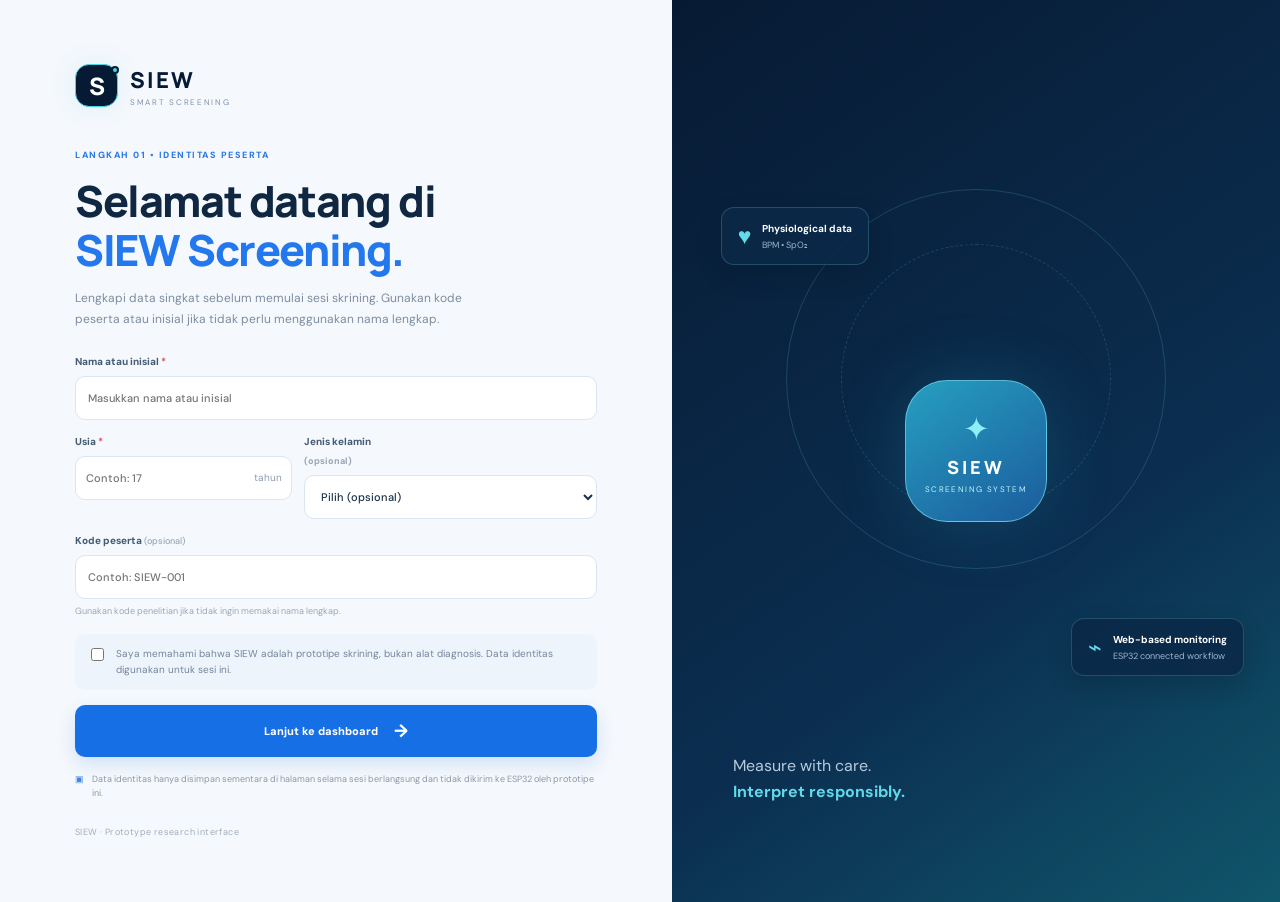
<file: index.html>
<!DOCTYPE html>
<html lang="id">
<head>
  <meta charset="UTF-8" />
  <meta name="viewport" content="width=device-width, initial-scale=1.0" />
  <meta name="theme-color" content="#071a33" />
  <title>SIEW | Smart Screening Dashboard</title>
  <link rel="preconnect" href="https://fonts.googleapis.com">
  <link rel="preconnect" href="https://fonts.gstatic.com" crossorigin>
  <link href="https://fonts.googleapis.com/css2?family=DM+Sans:wght@400;500;600;700&family=Manrope:wght@400;500;600;700;800&display=swap" rel="stylesheet">
  <link rel="stylesheet" href="style.css" />
</head>
<body>

  <section class="registration-screen" id="registrationScreen">
    <div class="registration-card">
      <div class="registration-brand">
        <div class="brand-mark"><span>S</span><i></i></div>
        <div><div class="brand-name">SIEW</div><div class="brand-caption">SMART SCREENING</div></div>
      </div>
      <div class="registration-step">LANGKAH 01 • IDENTITAS PESERTA</div>
      <h1>Selamat datang di<br/><span>SIEW Screening.</span></h1>
      <p class="registration-intro">Lengkapi data singkat sebelum memulai sesi skrining. Gunakan kode peserta atau inisial jika tidak perlu menggunakan nama lengkap.</p>
      <form id="identityForm" class="identity-form">
        <div class="form-field">
          <label for="participantName">Nama atau inisial <span>*</span></label>
          <input id="participantName" type="text" maxlength="80" placeholder="Masukkan nama atau inisial" autocomplete="name" required />
        </div>
        <div class="form-row">
          <div class="form-field">
            <label for="participantAge">Usia <span>*</span></label>
            <div class="field-with-suffix"><input id="participantAge" type="number" min="1" max="120" step="1" placeholder="Contoh: 17" required /><span>tahun</span></div>
          </div>
          <div class="form-field">
            <label for="participantSex">Jenis kelamin <small>(opsional)</small></label>
            <select id="participantSex">
              <option value="">Pilih (opsional)</option>
              <option value="Perempuan">Perempuan</option>
              <option value="Laki-laki">Laki-laki</option>
              <option value="Tidak ingin menyebutkan">Tidak ingin menyebutkan</option>
            </select>
          </div>
        </div>
        <div class="form-field">
          <label for="participantCode">Kode peserta <span class="optional-label">(opsional)</span></label>
          <input id="participantCode" type="text" maxlength="40" placeholder="Contoh: SIEW-001" />
          <small>Gunakan kode penelitian jika tidak ingin memakai nama lengkap.</small>
        </div>
        <label class="consent-row" for="dataConsent">
          <input id="dataConsent" type="checkbox" required />
          <span>Saya memahami bahwa SIEW adalah prototipe skrining, bukan alat diagnosis. Data identitas digunakan untuk sesi ini.</span>
        </label>
        <button class="registration-submit" type="submit">Lanjut ke dashboard <span>→</span></button>
        <div class="privacy-note"><span>▣</span> Data identitas hanya disimpan sementara di halaman selama sesi berlangsung dan tidak dikirim ke ESP32 oleh prototipe ini.</div>
      </form>
      <div class="registration-footer">SIEW · Prototype research interface</div>
    </div>
    <div class="registration-side">
      <div class="side-orbit side-orbit-one"></div><div class="side-orbit side-orbit-two"></div>
      <div class="registration-visual-core"><span>✦</span><b>SIEW</b><small>SCREENING SYSTEM</small></div>
      <div class="registration-floating float-top"><span>♥</span><div><b>Physiological data</b><small>BPM • SpO₂</small></div></div>
      <div class="registration-floating float-bottom"><span>⌁</span><div><b>Web-based monitoring</b><small>ESP32 connected workflow</small></div></div>
      <p class="registration-side-caption">Measure with care.<br/><strong>Interpret responsibly.</strong></p>
    </div>
  </section>

  <div class="app-shell" id="dashboardApp" hidden>
    <aside class="sidebar">
      <div class="brand">
        <div class="brand-mark"><span>S</span><i></i></div>
        <div><div class="brand-name">SIEW</div><div class="brand-caption">SMART SCREENING</div></div>
      </div>
      <div class="side-label">MENU UTAMA</div>
      <a class="nav-item active" href="#dashboard"><span class="nav-icon">▦</span> Dashboard</a>
      <a class="nav-item" href="#pengukuran"><span class="nav-icon">＋</span> Pengukuran</a>
      <a class="nav-item" href="#hasil"><span class="nav-icon">⌁</span> Hasil skrining</a>
      <div class="sidebar-bottom">
        <div class="side-status"><span class="pulse-dot"></span><div><strong>Mode prototipe</strong><small>Integrasi ESP32 disiapkan</small></div></div>
        <div class="side-footer">SIEW • Prototype interface<br/>Bukan alat diagnosis medis</div>
      </div>
    </aside>

    <main class="main-content" id="dashboard">
      <header class="topbar">
        <div>
          <div class="eyebrow">SISTEM PEMANTAUAN FISIOLOGIS</div>
          <h1>Dashboard Skrining</h1>
          <p class="subheading">Pantau parameter, masukkan suhu, dan proses data melalui ESP32.</p>
        </div>
        <div class="top-actions">
          <div class="participant-chip" id="participantChip">Peserta: —</div>
          <button class="change-participant" id="changeParticipant" type="button" title="Kembali ke data diri">Ganti peserta</button>
          <div class="connection-pill" id="connectionPill"><span class="connection-dot"></span><span id="connectionText">ESP32 belum terhubung</span></div>
          <div class="avatar">SW</div>
        </div>
      </header>

      <section class="welcome-banner">
        <div class="banner-copy">
          <div class="banner-chip"><span class="sparkle">✦</span> SIEW MONITORING SYSTEM</div>
          <h2>Screen smarter.<br/><span>Monitor with clarity.</span></h2>
          <p>Data sensor dari ESP32 dan suhu yang kamu masukkan akan dikumpulkan untuk proses skrining.</p>
          <a href="#pengukuran" class="banner-button">Mulai pengukuran <span>↗</span></a>
        </div>
        <div class="banner-art" aria-hidden="true">
          <div class="orbit orbit-one"></div><div class="orbit orbit-two"></div>
          <div class="core"><div class="core-cross">＋</div><div class="core-label">SIEW</div></div>
          <div class="float-card float-heart"><span>♥</span><div><b>MAX30102</b><small>BPM • SpO₂</small></div></div>
          <div class="float-card float-lungs"><span>≈</span><div><b>RESPIRASI</b><small>Napasan/menit</small></div></div>
          <div class="art-wave"></div>
        </div>
      </section>

      <div class="section-heading">
        <div><div class="eyebrow">RINGKASAN LIVE</div><h2>Parameter fisiologis</h2></div>
        <div class="live-label"><span class="pulse-dot"></span> <span id="updatedLabel">Menunggu data</span></div>
      </div>

      <section class="metrics-grid">
        <article class="metric-card">
          <div class="metric-top"><div class="metric-icon heart">♥</div><span class="metric-tag">MAX30102</span></div>
          <div class="metric-name">Detak jantung</div>
          <div class="metric-value"><span id="bpmValue">—</span><small>BPM</small></div>
          <div class="metric-bottom"><span class="mini-line">⌁</span><span id="bpmHint">Menunggu ESP32</span></div>
        </article>
        <article class="metric-card">
          <div class="metric-top"><div class="metric-icon oxygen">◉</div><span class="metric-tag">MAX30102</span></div>
          <div class="metric-name">Saturasi oksigen</div>
          <div class="metric-value"><span id="spo2Value">—</span><small>% SpO₂</small></div>
          <div class="metric-bottom"><span class="mini-line">⌁</span><span id="spo2Hint">Menunggu ESP32</span></div>
        </article>
        <article class="metric-card">
          <div class="metric-top"><div class="metric-icon breath">≋</div><span class="metric-tag">ESP32</span></div>
          <div class="metric-name">Frekuensi napas</div>
          <div class="metric-value"><span id="respValue">—</span><small>/menit</small></div>
          <div class="metric-bottom"><span class="mini-line">⌁</span><span id="respHint">Menunggu ESP32</span></div>
        </article>
        <article class="metric-card temperature-card">
          <div class="metric-top"><div class="metric-icon temp">°</div><span class="metric-tag">INPUT MANUAL</span></div>
          <div class="metric-name">Suhu tubuh</div>
          <div class="metric-value"><span id="tempValue">—</span><small>°C</small></div>
          <div class="metric-bottom"><span class="mini-line">✎</span><span id="tempHint">Diisi melalui formulir</span></div>
        </article>
      </section>

      <section class="content-grid">
        <article class="panel input-panel" id="pengukuran">
          <div class="panel-heading"><div><div class="eyebrow">LANGKAH 01</div><h2>Input suhu tubuh</h2></div><div class="panel-symbol">°C</div></div>
          <p class="panel-description">Masukkan hasil dari termometer. Suhu akan dikirim ke ESP32 untuk diproses bersama data sensor lainnya.</p>
          <form id="temperatureForm">
            <label for="temperatureInput">Suhu hasil pengukuran <span>(°C)</span></label>
            <div class="input-wrap"><input id="temperatureInput" type="number" min="25" max="45" step="0.1" placeholder="Contoh: 36.8" required /><span>°C</span></div>
            <div class="helper-text">Gunakan hasil pengukuran termometer yang sudah dilakukan.</div>
            <div class="button-row"><button class="primary-button" id="submitTemp" type="submit"><span>↗</span> Kirim suhu & proses</button><button class="secondary-button" id="demoButton" type="button">Coba demo</button></div>
          </form>
          <div class="process-box" id="processBox" aria-live="polite">
            <div class="process-spinner" id="processSpinner"></div>
            <div><strong id="processTitle">Siap memulai</strong><p id="processMessage">Masukkan suhu, lalu kirim untuk memulai proses.</p></div>
          </div>
        </article>

        <article class="panel result-panel" id="hasil">
          <div class="panel-heading"><div><div class="eyebrow">LANGKAH 02</div><h2>Hasil skrining</h2></div><div class="result-shield">✦</div></div>
          <div class="result-state waiting" id="resultState">
            <div class="result-state-icon" id="resultIcon">…</div>
            <div><div class="result-overline">STATUS SAAT INI</div><h3 id="resultTitle">Menunggu data</h3><p id="resultDescription">Hasil akan muncul setelah data sensor dan suhu tersedia.</p></div>
          </div>
          <div class="result-details">
            <div><span>Parameter tersedia</span><strong id="dataCount">0 dari 4</strong></div>
            <div class="progress-track"><div class="progress-fill" id="progressFill"></div></div>
            <div class="result-note"><span>ⓘ</span><p>Hasil skrining bukan diagnosis. Jika ada gejala atau kondisi yang mengkhawatirkan, mintalah bantuan tenaga kesehatan.</p></div>
          </div>
        </article>
      </section>

      <section class="panel connection-panel">
        <div class="connection-panel-icon">⌘</div>
        <div class="connection-panel-copy"><h2>Koneksi perangkat ESP32</h2><p>Masukkan alamat IP ESP32 saat perangkat dan komputer berada pada jaringan yang sama.</p></div>
        <form id="connectionForm" class="connection-form">
          <label for="espAddress">Alamat ESP32</label>
          <div class="address-row"><input id="espAddress" type="text" value="http://192.168.4.1" spellcheck="false" /><button class="outline-button" type="submit">Hubungkan</button></div>
          <small id="connectionHelp">Endpoint yang disiapkan: POST /set-suhu dan GET /status</small>
        </form>
      </section>

      <footer class="footer"><div><strong>SIEW</strong> · Sistem Skrining dan Monitoring</div><div>Prototipe penelitian · <span id="footerYear"></span></div></footer>
    </main>
  </div>
  <div class="toast" id="toast" role="status"></div>
  <script src="script.js"></script>
</body>
</html>
</file>
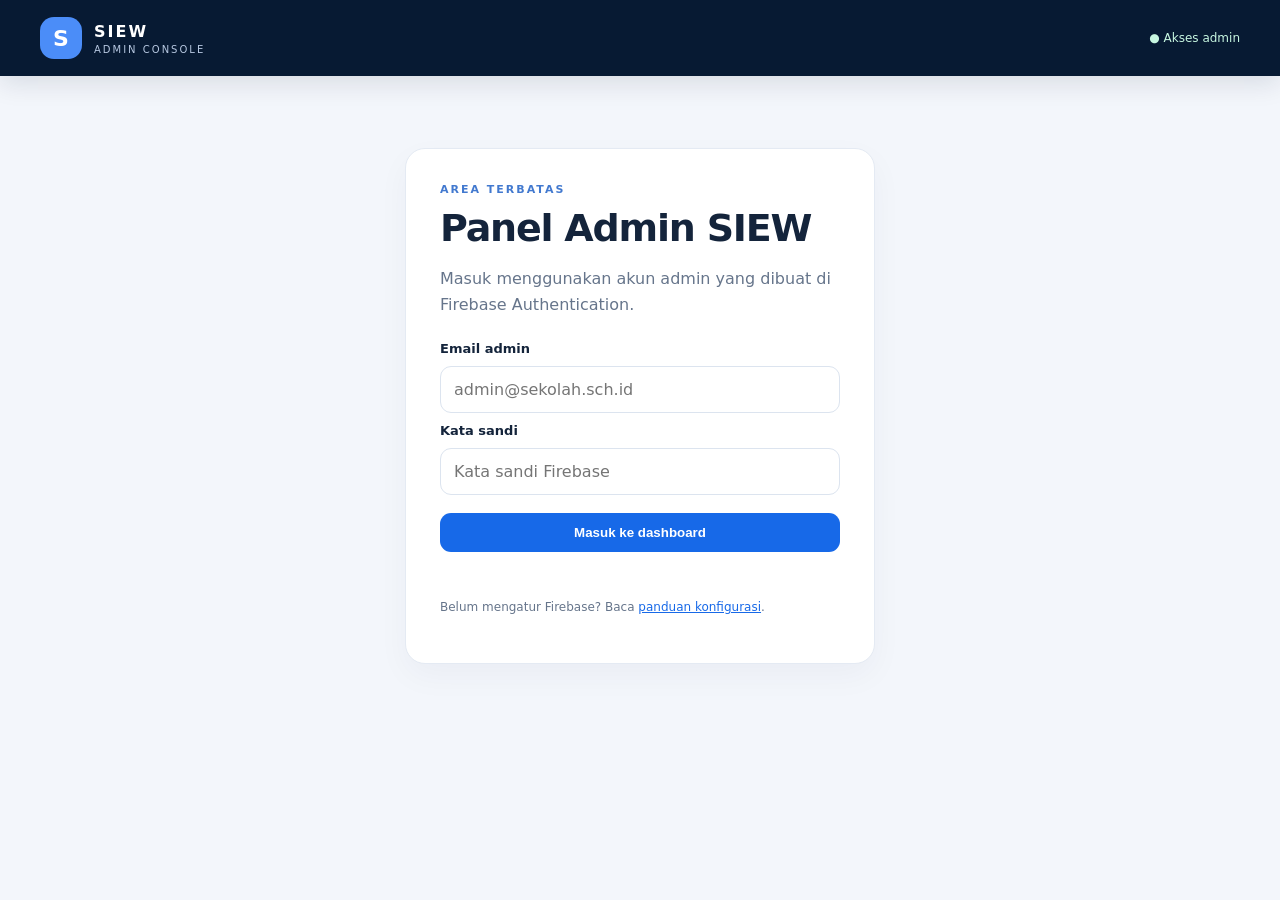
<file: admin.html>
<!DOCTYPE html>
<html lang="id">
<head>
  <meta charset="UTF-8"><meta name="viewport" content="width=device-width, initial-scale=1">
  <meta name="theme-color" content="#071a33"><title>SIEW | Admin</title>
  <link rel="stylesheet" href="admin.css">
</head>
<body>
  <header class="topbar"><a class="brand" href="index.html"><span class="mark">S</span><span><b>SIEW</b><small>ADMIN CONSOLE</small></span></a><span class="secure">● Akses admin</span></header>
  <main class="wrap">
    <section class="login card" id="loginPanel">
      <div class="eyebrow">AREA TERBATAS</div><h1>Panel Admin SIEW</h1><p>Masuk menggunakan akun admin yang dibuat di Firebase Authentication.</p>
      <form id="loginForm"><label for="email">Email admin</label><input id="email" type="email" autocomplete="username" required placeholder="admin@sekolah.sch.id"><label for="password">Kata sandi</label><input id="password" type="password" autocomplete="current-password" required placeholder="Kata sandi Firebase"><button type="submit" class="primary" id="loginButton">Masuk ke dashboard</button></form>
      <p id="loginMessage" class="message" role="status"></p><p class="small">Belum mengatur Firebase? Baca <a href="README-ADMIN.txt">panduan konfigurasi</a>.</p>
    </section>
    <section id="dashboardPanel" hidden>
      <div class="pagehead"><div><div class="eyebrow">RINGKASAN</div><h1>Dashboard Admin</h1><p id="adminIdentity">Data sesi SIEW</p></div><button id="logoutButton" class="outline">Keluar</button></div>
      <div id="notice" class="notice">Data yang muncul berasal dari Realtime Database Firebase.</div>
      <div class="stats"><article class="stat card"><span>Total sesi</span><strong id="totalCount">0</strong></article><article class="stat card"><span>Dalam rentang acuan</span><strong id="normalCount">0</strong></article><article class="stat card"><span>Perlu evaluasi</span><strong id="reviewCount">0</strong></article><article class="stat card"><span>Data belum lengkap</span><strong id="incompleteCount">0</strong></article></div>
      <section class="card table-card"><div class="table-head"><div><h2>Riwayat peserta</h2><p>Gunakan inisial/kode peserta bila memungkinkan.</p></div><div class="actions"><input id="searchInput" type="search" placeholder="Cari nama atau kode..."><button id="exportButton" class="outline">Ekspor CSV</button><button id="refreshButton" class="outline">Muat ulang</button></div></div>
        <div class="table-wrap"><table><thead><tr><th>Waktu</th><th>Peserta</th><th>Usia</th><th>BPM</th><th>SpO₂</th><th>Napas/menit</th><th>Suhu °C</th><th>Status</th></tr></thead><tbody id="sessionRows"><tr><td colspan="8" class="empty">Memuat data...</td></tr></tbody></table></div>
        <p id="tableMessage" class="small"></p>
      </section>
      <p class="disclaimer">SIEW adalah prototipe skrining non-diagnostik. Status yang ditampilkan bukan diagnosis medis. Batasi akses data peserta hanya untuk petugas berwenang.</p>
    </section>
  </main>
  <script type="module" src="admin.js"></script>
</body></html>
</file>
<file: style.css>
*{box-sizing:border-box} :root{--navy:#071a33;--navy2:#0b2748;--blue:#2778f5;--cyan:#4ad5e8;--ink:#172b45;--muted:#78879a;--line:#e5ebf3;--paper:#f5f8fc;--white:#fff;--green:#13a879;--amber:#d78a20;--red:#d94c59}html{scroll-behavior:smooth}body{margin:0;background:var(--paper);color:var(--ink);font-family:"DM Sans",sans-serif}button,input{font:inherit}.app-shell{display:flex;min-height:100vh}.sidebar{width:246px;flex-shrink:0;background:var(--navy);color:#fff;padding:27px 18px 20px;display:flex;flex-direction:column;position:sticky;top:0;height:100vh}.brand{display:flex;align-items:center;gap:12px;padding:2px 11px 43px}.brand-mark{width:43px;height:43px;border:1.5px solid #4bd3e8;border-radius:14px;display:grid;place-items:center;position:relative;color:#fff;font:800 24px Manrope,sans-serif;box-shadow:0 0 24px #4bd3e826}.brand-mark i{position:absolute;width:8px;height:8px;background:#4bd3e8;border:2px solid var(--navy);border-radius:50%;right:-2px;top:1px}.brand-name{font:800 22px Manrope,sans-serif;letter-spacing:2px}.brand-caption{font-size:8px;letter-spacing:1.7px;color:#8ea9c9;margin-top:2px}.side-label,.eyebrow{font-size:10px;letter-spacing:1.65px;font-weight:700;color:#8a9bb1}.side-label{padding:0 12px 12px}.nav-item{display:flex;align-items:center;gap:13px;padding:13px 14px;border-radius:11px;color:#aebed2;text-decoration:none;font-size:13px;margin:3px 0;transition:.2s}.nav-item:hover,.nav-item.active{background:#153758;color:#fff}.nav-item.active{box-shadow:inset 3px 0 #4bd3e8}.nav-icon{width:20px;text-align:center;font-size:18px}.sidebar-bottom{margin-top:auto}.side-status{display:flex;gap:10px;align-items:center;background:#102b49;border:1px solid #1c3b5a;padding:13px;border-radius:12px}.side-status strong,.side-status small{display:block}.side-status strong{font-size:11px}.side-status small{font-size:10px;color:#92a9c3;margin-top:4px}.pulse-dot,.connection-dot{width:7px;height:7px;border-radius:50%;display:inline-block;background:#f0b454;box-shadow:0 0 0 4px #f0b4541c;flex-shrink:0}.side-footer{font-size:9px;line-height:1.8;color:#7088a5;padding:18px 7px 0}.main-content{width:calc(100% - 246px);max-width:1600px;margin:0 auto;padding:32px 38px 20px}.topbar{display:flex;align-items:flex-start;justify-content:space-between;gap:18px;margin-bottom:25px}.topbar h1{font:800 clamp(25px,3vw,34px) Manrope,sans-serif;letter-spacing:-1px;margin:7px 0 7px}.subheading{margin:0;color:var(--muted);font-size:13px}.top-actions{display:flex;align-items:center;gap:15px;padding-top:6px}.connection-pill{display:flex;align-items:center;gap:9px;background:#fff;border:1px solid var(--line);padding:10px 13px;border-radius:100px;color:#6e7f93;font-size:11px;white-space:nowrap}.connection-pill.connected .connection-dot{background:var(--green);box-shadow:0 0 0 4px #13a8791c}.avatar{width:37px;height:37px;border-radius:13px;background:#e2edff;color:#2863bc;display:grid;place-items:center;font-weight:800;font-size:11px}.welcome-banner{min-height:250px;position:relative;overflow:hidden;border-radius:22px;background:linear-gradient(112deg,#071b35 0%,#0c2b4c 58%,#10516a 100%);color:#fff;padding:27px 33px;display:flex;align-items:center;justify-content:space-between;box-shadow:0 15px 35px #102b4912}.banner-copy{position:relative;z-index:2;max-width:490px}.banner-chip{display:inline-flex;align-items:center;gap:7px;border:1px solid #5ad9e638;background:#5ad9e610;color:#7fe4ef;border-radius:100px;padding:7px 11px;font-size:9px;font-weight:700;letter-spacing:1.2px}.sparkle{font-size:14px}.banner-copy h2{font:800 clamp(26px,3vw,38px)/1.18 Manrope,sans-serif;letter-spacing:-1.3px;margin:17px 0 10px}.banner-copy h2 span{color:#59d8e8}.banner-copy p{font-size:12px;line-height:1.7;color:#b5c8dc;max-width:400px;margin:0 0 17px}.banner-button{display:inline-flex;gap:16px;align-items:center;background:#4bd3e8;color:#062039;padding:10px 15px;border-radius:9px;text-decoration:none;font-size:11px;font-weight:800}.banner-button span{font-size:16px}.banner-art{position:absolute;right:0;top:0;width:48%;height:100%;overflow:hidden}.orbit{position:absolute;border:1px solid #7be3ef22;border-radius:50%;left:48%;top:50%;transform:translate(-50%,-50%)}.orbit-one{width:310px;height:310px}.orbit-two{width:225px;height:225px;border-style:dashed;border-color:#7be3ef40}.core{position:absolute;left:48%;top:50%;transform:translate(-50%,-50%);width:110px;height:110px;border-radius:34px;background:linear-gradient(145deg,#2b9dbd,#1c63a2);border:1px solid #79e6f2a6;box-shadow:0 0 55px #31c8e83c;display:flex;align-items:center;justify-content:center;flex-direction:column}.core-cross{font-size:31px;font-weight:300;line-height:1}.core-label{font:800 10px Manrope;letter-spacing:2px;margin-top:6px}.float-card{position:absolute;z-index:2;display:flex;align-items:center;gap:10px;padding:11px 14px;background:#0b2949d9;border:1px solid #7ddfeb35;border-radius:13px;box-shadow:0 10px 25px #00101d30;backdrop-filter:blur(8px)}.float-card>span{font-size:22px;color:#61dce8}.float-card b,.float-card small{display:block}.float-card b{font-size:10px;letter-spacing:.4px}.float-card small{font-size:9px;color:#9db6ce;margin-top:4px}.float-heart{top:47px;left:7%}.float-lungs{bottom:38px;right:5%}.art-wave{position:absolute;width:240px;height:70px;bottom:-45px;left:27%;border:1px solid #59d8e826;border-radius:50%;box-shadow:0 0 0 12px #59d8e808,0 0 0 26px #59d8e806}.section-heading{display:flex;align-items:end;justify-content:space-between;margin:29px 0 14px}.section-heading h2,.panel-heading h2{font:800 18px Manrope,sans-serif;margin:6px 0 0;letter-spacing:-.4px}.live-label{font-size:10px;color:#7e8da0;display:flex;gap:9px;align-items:center;padding-bottom:4px}.live-label .pulse-dot{background:#f0b454}.metrics-grid{display:grid;grid-template-columns:repeat(4,minmax(0,1fr));gap:14px}.metric-card{background:#fff;border:1px solid var(--line);border-radius:16px;padding:17px 17px 15px;min-width:0;box-shadow:0 3px 10px #17365804}.metric-top{display:flex;align-items:center;justify-content:space-between;margin-bottom:15px}.metric-icon{width:35px;height:35px;border-radius:11px;display:grid;place-items:center;font-size:18px}.metric-icon.heart{background:#fff0f2;color:#df6070}.metric-icon.oxygen{background:#eaf3ff;color:#3778df}.metric-icon.breath{background:#e9fbf5;color:#16a780}.metric-icon.temp{background:#fff5e8;color:#d38a2c}.metric-tag{font-size:8px;letter-spacing:.6px;font-weight:800;color:#9aa7b6;background:#f6f8fb;border-radius:5px;padding:5px 6px}.metric-name{font-size:11px;color:#75869a;margin-bottom:8px}.metric-value{display:flex;align-items:baseline;gap:6px;white-space:nowrap}.metric-value span{font:800 clamp(25px,2.7vw,32px) Manrope,sans-serif;letter-spacing:-1px;color:#1a304a}.metric-value small{font-size:10px;color:#8c9aab}.metric-bottom{display:flex;align-items:center;gap:7px;border-top:1px solid #eff2f6;margin-top:13px;padding-top:11px;font-size:9px;color:#9aa7b6}.mini-line{color:#4f9be8;font-size:16px}.content-grid{display:grid;grid-template-columns:1fr 1fr;gap:15px;margin-top:17px}.panel{background:#fff;border:1px solid var(--line);border-radius:17px;padding:21px;box-shadow:0 3px 10px #17365804;min-width:0}.panel-heading{display:flex;align-items:center;justify-content:space-between;gap:10px}.panel-heading .eyebrow{font-size:9px}.panel-symbol,.result-shield{width:37px;height:37px;border-radius:11px;background:#eaf3ff;color:#3378e1;display:grid;place-items:center;font-weight:800}.panel-description{font-size:11px;line-height:1.7;color:#7e8da0;margin:14px 0 18px;max-width:440px}.input-panel label,.connection-form label{display:block;font-size:10px;font-weight:700;color:#4d6078;margin-bottom:8px}.input-panel label span{font-weight:500;color:#9ba8b8}.input-wrap{display:flex;align-items:center;border:1px solid #dce5f0;border-radius:10px;overflow:hidden;transition:.2s}.input-wrap:focus-within{border-color:#3987f6;box-shadow:0 0 0 3px #3987f615}.input-wrap input{width:100%;min-width:0;border:0;outline:0;padding:12px 13px;color:#172b45;font-weight:700;font-size:15px;background:transparent}.input-wrap>span{padding:0 13px;color:#8b9bb0;font-size:12px;border-left:1px solid #edf1f6}.helper-text{font-size:9px;color:#9aa7b6;margin-top:7px}.button-row{display:flex;gap:9px;margin-top:16px}.primary-button,.secondary-button,.outline-button{border:0;border-radius:9px;padding:11px 14px;font-size:10px;font-weight:800;cursor:pointer;transition:.2s}.primary-button{background:#176fe5;color:#fff;box-shadow:0 5px 12px #176fe526}.primary-button:hover{background:#0e5fc9;transform:translateY(-1px)}.primary-button span{margin-right:6px}.secondary-button{background:#f0f5fb;color:#526a86}.secondary-button:hover{background:#e5edf7}.process-box{display:flex;align-items:center;gap:11px;margin-top:18px;background:#f7f9fc;border:1px solid #edf1f6;border-radius:11px;padding:12px}.process-spinner{width:25px;height:25px;border-radius:50%;border:2px solid #d9e6f7;border-top-color:#2979ed;flex-shrink:0}.process-spinner.loading{animation:spin .8s linear infinite}.process-spinner:not(.loading){border-color:#cdeee2;background:#e8faf3;position:relative}.process-spinner:not(.loading):after{content:"✓";position:absolute;inset:0;display:grid;place-items:center;color:#0b9a6b;font-size:13px}.process-box strong{font-size:10px;color:#334a64}.process-box p{font-size:9px;color:#8795a8;margin:4px 0 0;line-height:1.5}.result-shield{background:#e9fbf5;color:#0b9d75}.result-state{display:flex;align-items:center;gap:13px;margin:24px 0 20px;padding:15px;border:1px solid #e9eef5;background:#f8fafc;border-radius:13px}.result-state-icon{width:43px;height:43px;border-radius:13px;background:#eaf1fb;color:#6280a7;display:grid;place-items:center;font-size:23px;font-weight:700;flex-shrink:0}.result-overline{font-size:8px;letter-spacing:1.2px;font-weight:800;color:#9aa7b6}.result-state h3{font:800 15px Manrope,sans-serif;margin:4px 0;color:#526780}.result-state p{font-size:10px;color:#8795a8;line-height:1.5;margin:0}.result-state.safe{background:#effbf6;border-color:#d7f4e7}.result-state.safe .result-state-icon{background:#d9f7e9;color:#09976b}.result-state.safe h3{color:#0c8e66}.result-state.warning{background:#fff8ed;border-color:#fae9c9}.result-state.warning .result-state-icon{background:#ffedcc;color:#bc7819}.result-state.warning h3{color:#a96a10}.result-state.error{background:#fff2f3;border-color:#f7dadd}.result-state.error .result-state-icon{background:#ffe0e3;color:#c83d4c}.result-state.error h3{color:#b72e3c}.result-details>div:first-child{display:flex;justify-content:space-between;align-items:center;font-size:10px;color:#8795a8}.result-details strong{font-size:10px;color:#344b65}.progress-track{height:5px;border-radius:100px;background:#edf1f6;overflow:hidden;margin-top:10px}.progress-fill{height:100%;width:0;background:linear-gradient(90deg,#2677ed,#4bd3e8);border-radius:100px;transition:width .3s}.result-note{display:flex;gap:8px;margin-top:16px;padding-top:13px;border-top:1px solid #edf1f6;color:#8b9aae}.result-note span{font-size:13px;color:#4a91dd}.result-note p{font-size:9px;line-height:1.6;margin:0}.connection-panel{display:flex;align-items:center;gap:15px;margin-top:15px;padding:18px 20px}.connection-panel-icon{width:41px;height:41px;display:grid;place-items:center;border-radius:12px;background:#eef5ff;color:#3278df;font-size:22px;flex-shrink:0}.connection-panel-copy{flex:1;min-width:180px}.connection-panel-copy h2{font:800 12px Manrope;margin:0 0 5px}.connection-panel-copy p{font-size:9px;line-height:1.6;color:#8a98aa;margin:0}.connection-form{width:290px;max-width:100%}.connection-form label{font-size:9px;margin-bottom:5px}.address-row{display:flex;gap:6px}.address-row input{width:100%;min-width:0;border:1px solid #dce5f0;border-radius:8px;padding:9px 10px;font-size:10px;outline:0;color:#50647c}.address-row input:focus{border-color:#3987f6}.outline-button{background:#fff;border:1px solid #cdddf0;color:#286bc6;padding:9px 11px;white-space:nowrap}.outline-button:hover{background:#eff6ff}.connection-form small{display:block;font-size:8px;color:#a0acba;margin-top:6px;line-height:1.4}.footer{display:flex;justify-content:space-between;gap:15px;padding:20px 3px 3px;color:#9ba8b8;font-size:9px}.footer strong{color:#61748c;letter-spacing:1px}.toast{position:fixed;right:22px;bottom:22px;max-width:min(360px,calc(100vw - 40px));padding:13px 16px;border-radius:11px;background:#102b49;color:#fff;font-size:11px;box-shadow:0 10px 30px #071a3333;opacity:0;transform:translateY(12px);pointer-events:none;transition:.25s;z-index:20}.toast.show{opacity:1;transform:translateY(0)}@keyframes spin{to{transform:rotate(360deg)}}@media(max-width:1150px){.sidebar{width:210px}.main-content{width:calc(100% - 210px);padding:28px 24px}.metrics-grid{grid-template-columns:repeat(2,minmax(0,1fr))}.banner-art{width:43%}.float-heart{left:0}.content-grid{grid-template-columns:1fr}.connection-panel{flex-wrap:wrap}.connection-form{width:100%;margin-left:56px}}@media(max-width:760px){.sidebar{width:66px;padding:22px 9px}.brand{padding:0 3px 36px;justify-content:center}.brand-mark{width:42px;height:42px}.brand>div:last-child,.side-label,.nav-item:not(.active),.nav-item.active{font-size:0}.nav-item{justify-content:center;padding:13px 0}.nav-icon{font-size:19px}.nav-item.active{font-size:0}.side-status{justify-content:center;padding:12px 0}.side-status>div,.side-footer{display:none}.main-content{width:calc(100% - 66px);padding:23px 15px}.topbar{display:block}.top-actions{margin-top:16px;justify-content:space-between}.welcome-banner{padding:24px 22px;min-height:280px}.banner-copy{max-width:100%}.banner-copy h2{font-size:29px}.banner-copy p{max-width:330px}.banner-art{opacity:.22;width:100%;pointer-events:none}.metrics-grid{gap:10px}.metric-card{padding:13px}.metric-value span{font-size:27px}.metric-tag{font-size:7px}.section-heading h2{font-size:16px}.panel{padding:17px}.connection-panel{align-items:flex-start}.connection-panel-copy{min-width:0}.connection-form{margin-left:0}.footer{flex-direction:column}.connection-pill{font-size:10px}.avatar{flex-shrink:0}}@media(max-width:390px){.metrics-grid{grid-template-columns:1fr}.metric-card{padding:15px}.topbar h1{font-size:26px}.button-row{flex-wrap:wrap}.primary-button,.secondary-button{flex:1}.connection-pill{max-width:calc(100% - 52px)}}
[hidden]{display:none!important}
.registration-screen{min-height:100vh;width:100%;display:grid;grid-template-columns:minmax(420px,1fr) minmax(340px,.85fr);background:#f5f8fc;position:relative;overflow:hidden}
.registration-card{position:relative;z-index:2;width:min(100%,650px);padding:clamp(28px,5vw,68px);margin:auto}
.registration-brand{display:flex;align-items:center;gap:12px;margin-bottom:42px;color:#071a33}
.registration-brand .brand-name{color:#071a33}.registration-brand .brand-caption{color:#8192a8}.registration-brand .brand-mark{background:#071a33}
.registration-step{font-size:9px;font-weight:800;letter-spacing:1.5px;color:#2a79e9;margin-bottom:15px}
.registration-card h1{font:800 clamp(30px,4vw,43px)/1.15 Manrope,sans-serif;letter-spacing:-1.4px;color:#102742;margin:0 0 13px}
.registration-card h1 span{color:#2478ee}
.registration-intro{font-size:12px;line-height:1.75;color:#7e8da0;max-width:430px;margin:0 0 25px}
.identity-form{display:grid;gap:15px}.form-row{display:grid;grid-template-columns:.7fr 1.3fr;gap:12px}
.form-field label{display:block;font-size:10px;font-weight:800;color:#465c75;margin-bottom:7px}
.form-field label>span:not(.optional-label){color:#e05262}.optional-label{font-size:9px;font-weight:500;color:#9aa7b6}
.form-field input,.form-field select{width:100%;min-width:0;border:1px solid #dce5f0;background:#fff;border-radius:10px;padding:12px;font:500 11px "DM Sans",sans-serif;color:#1a304a;outline:none}
.form-field input:focus,.form-field select:focus{border-color:#3987f6;box-shadow:0 0 0 3px #3987f615}
.field-with-suffix{display:flex;align-items:center;background:#fff;border:1px solid #dce5f0;border-radius:10px;overflow:hidden}
.field-with-suffix input{border:0;box-shadow:none!important}.field-with-suffix>span{font-size:10px;color:#8d9bad;padding:0 11px}
.form-field small{display:block;font-size:9px;color:#9aa7b6;line-height:1.5;margin-top:6px}
.consent-row{display:flex;align-items:flex-start;gap:9px;color:#74859a;font-size:10px;line-height:1.6;padding:12px;background:#edf4fc;border-radius:10px;cursor:pointer}
.consent-row input{margin-top:2px;accent-color:#2478ee;flex-shrink:0}
.registration-submit{border:0;border-radius:10px;padding:14px 16px;background:#176fe5;color:#fff;font-weight:800;font-size:11px;display:flex;justify-content:center;align-items:center;gap:16px;cursor:pointer;box-shadow:0 7px 18px #176fe52a}
.registration-submit span{font-size:18px}.privacy-note{display:flex;align-items:flex-start;gap:8px;color:#8998aa;font-size:9px;line-height:1.6}.privacy-note span{color:#4386dc}
.registration-footer{margin-top:25px;color:#a2adba;font-size:9px;letter-spacing:.4px}
.registration-side{position:relative;overflow:hidden;display:flex;align-items:center;justify-content:center;background:linear-gradient(145deg,#071a33,#0b2e50 62%,#10566b);min-height:100vh;color:white}
.side-orbit{position:absolute;left:50%;top:42%;transform:translate(-50%,-50%);border:1px solid #72ddeb2e;border-radius:50%}
.side-orbit-one{width:380px;height:380px}.side-orbit-two{width:270px;height:270px;border-style:dashed}
.registration-visual-core{width:142px;height:142px;border-radius:42px;display:flex;flex-direction:column;align-items:center;justify-content:center;gap:5px;background:linear-gradient(145deg,#269fc0,#1b5c9d);border:1px solid #80e5f2a6;box-shadow:0 0 70px #31c8e82b;z-index:1}
.registration-visual-core span{font-size:32px;color:#8ef0f6}.registration-visual-core b{font:800 18px Manrope;letter-spacing:3px}.registration-visual-core small{font-size:8px;letter-spacing:1.4px;color:#c2f5fa}
.registration-floating{position:absolute;z-index:2;display:flex;gap:11px;align-items:center;padding:13px 16px;border:1px solid #7ddfeb35;border-radius:13px;background:#0b2949df;box-shadow:0 10px 25px #00101d30}
.registration-floating>span{font-size:23px;color:#61dce8}.registration-floating b,.registration-floating small{display:block}.registration-floating b{font-size:10px}.registration-floating small{font-size:9px;color:#9db6ce;margin-top:4px}
.registration-floating.float-top{top:23%;left:8%}.registration-floating.float-bottom{bottom:25%;right:6%}
.registration-side-caption{position:absolute;bottom:9%;left:10%;font-size:16px;line-height:1.6;color:#b6cadd}.registration-side-caption strong{color:#60d9e8}
.participant-chip{font-size:9px;color:#627790;background:#edf4fc;border:1px solid #e0eaf6;padding:9px 10px;border-radius:9px;white-space:nowrap}
.change-participant{border:0;background:transparent;color:#2e72c8;font-size:9px;font-weight:700;cursor:pointer;padding:7px}
@media(max-width:900px){.registration-screen{grid-template-columns:1fr}.registration-card{width:min(100%,620px);padding:30px 24px}.registration-brand{margin-bottom:32px}.registration-side{display:none}}
@media(max-width:480px){.form-row{grid-template-columns:1fr}.registration-card h1{font-size:32px}.registration-card{padding:26px 20px}.participant-chip{display:none}}


/* Responsive layout fixes: desktop 100% zoom and mobile */
*, *::before, *::after { box-sizing: border-box; }
html { width: 100%; overflow-x: hidden; }
body { width: 100%; min-width: 320px; overflow-x: hidden; }
.registration-screen { width: 100%; min-width: 0; grid-template-columns: minmax(0, 1.05fr) minmax(0, .95fr); }
.registration-card { width: 100%; max-width: 650px; min-width: 0; }
.identity-form, .form-field, .form-row { min-width: 0; width: 100%; }
.form-row { grid-template-columns: minmax(0, .85fr) minmax(0, 1.15fr); align-items: start; }
.form-field input, .form-field select, .field-with-suffix { display: block; width: 100%; max-width: 100%; min-width: 0; min-height: 44px; }
.field-with-suffix { display: flex; }
.field-with-suffix input { flex: 1 1 auto; width: 1%; min-width: 0; min-height: 42px; padding: 10px; }
.field-with-suffix > span { flex: 0 0 auto; padding: 0 9px; }
.form-field select { appearance: auto; padding: 10px 12px; }
.form-field label { line-height: 1.4; overflow-wrap: anywhere; }
.registration-side { min-width: 0; }
.app-shell { min-width: 0; width: 100%; }
.main-content { min-width: 0; }
.topbar, .top-actions, .connection-panel, .content-grid, .metrics-grid { min-width: 0; }
@media (max-width: 900px) {
  .registration-screen { grid-template-columns: minmax(0, 1fr); }
  .registration-card { max-width: 620px; padding: 30px clamp(18px, 5vw, 32px); }
  .registration-side { display: none; }
}
@media (max-width: 600px) {
  .form-row { grid-template-columns: minmax(0, 1fr); gap: 14px; }
  .registration-card { padding: 24px 18px; }
  .registration-brand { margin-bottom: 28px; }
  .registration-card h1 { font-size: clamp(28px, 8vw, 34px); }
  .registration-intro { font-size: 12px; }
  .form-field input, .form-field select { font-size: 14px; min-height: 46px; }
  .field-with-suffix input { font-size: 14px; }
  .consent-row { font-size: 11px; }
  .registration-submit { width: 100%; min-height: 46px; }
  .main-content { padding: 20px 12px; }
  .welcome-banner { padding: 22px 18px; }
  .connection-panel { flex-direction: column; align-items: stretch; }
  .connection-form { width: 100%; margin-left: 0; }
}
</file>
<file: admin.css>
:root{font-family:Inter,ui-sans-serif,system-ui,-apple-system,"Segoe UI",sans-serif;color:#14243b;background:#f3f6fb;font-synthesis:none}*{box-sizing:border-box}body{margin:0}.topbar{height:76px;background:#071a33;color:white;display:flex;align-items:center;justify-content:space-between;padding:0 max(22px,calc((100vw - 1200px)/2));box-shadow:0 8px 24px #071a331c}.brand{display:flex;gap:12px;align-items:center;color:white;text-decoration:none}.mark{display:grid;place-items:center;width:42px;height:42px;border-radius:14px;background:#4b8df8;font-size:22px;font-weight:900}.brand b,.brand small{display:block}.brand b{letter-spacing:2px}.brand small{font-size:10px;letter-spacing:2px;color:#b7c8e1;margin-top:3px}.secure{font-size:12px;color:#c7f7e1}.wrap{max-width:1200px;margin:36px auto;padding:0 22px}.card{background:white;border:1px solid #e4eaf3;border-radius:20px;box-shadow:0 12px 32px #10264b0a}.login{max-width:470px;margin:8vh auto;padding:34px}.eyebrow{font-size:11px;letter-spacing:2px;color:#4279cf;font-weight:800}h1{font-size:clamp(28px,4vw,38px);letter-spacing:-1.2px;margin:10px 0}p{line-height:1.6;color:#66758b}.login form{display:grid;gap:10px;margin-top:24px}.login label{font-size:13px;font-weight:700}.login input,.actions input{width:100%;border:1px solid #dce4ef;border-radius:11px;padding:13px;font:inherit;outline:none}.login input:focus,.actions input:focus{border-color:#4b8df8;box-shadow:0 0 0 3px #4b8df820}.primary,.outline{border:0;border-radius:11px;padding:12px 16px;font-weight:750;cursor:pointer}.primary{background:#1769e8;color:white;margin-top:8px}.outline{border:1px solid #dce4ef;background:white;color:#263b58}.primary:disabled{opacity:.6}.message{font-size:13px;min-height:20px;color:#b42318}.small{font-size:12px}.small a{color:#1769e8}.pagehead,.table-head{display:flex;align-items:center;justify-content:space-between;gap:20px}.pagehead p,.table-head p{margin:5px 0 0}.stats{display:grid;grid-template-columns:repeat(4,1fr);gap:16px;margin:24px 0}.stat{padding:22px}.stat span{font-size:13px;color:#6a7a91}.stat strong{display:block;font-size:32px;margin-top:10px;color:#0b2446}.notice{border:1px solid #d7e7ff;background:#eef5ff;color:#214b83;padding:14px 16px;border-radius:12px;font-size:13px}.table-card{padding:22px;margin-top:18px}.table-head{margin-bottom:18px}.table-head h2{font-size:20px;margin:0}.actions{display:flex;gap:8px;align-items:center}.actions input{width:210px;padding:10px}.table-wrap{overflow:auto}table{border-collapse:collapse;width:100%;white-space:nowrap;font-size:13px}th,td{text-align:left;padding:14px 12px;border-bottom:1px solid #edf1f6}th{font-size:11px;letter-spacing:.5px;color:#718097;background:#f8fafd}td{color:#2e4059}.pill{display:inline-block;padding:6px 9px;border-radius:20px;background:#eef2f7;color:#516176;font-size:11px;font-weight:750}.pill.good{background:#e8f8ef;color:#167447}.pill.warn{background:#fff1dc;color:#925600}.empty{text-align:center;padding:32px;color:#7a879a}.disclaimer{font-size:12px;margin:20px 2px;color:#758197}[hidden]{display:none!important}@media(max-width:850px){.stats{grid-template-columns:repeat(2,1fr)}.table-head,.pagehead{align-items:flex-start;flex-direction:column}.actions{width:100%;flex-wrap:wrap}.actions input{flex:1;min-width:160px}}@media(max-width:500px){.wrap{margin:22px auto;padding:0 12px}.login{padding:24px}.stats{gap:9px}.stat{padding:16px}.stat strong{font-size:27px}.topbar{padding:0 16px}.table-card{padding:14px}}
</file>
